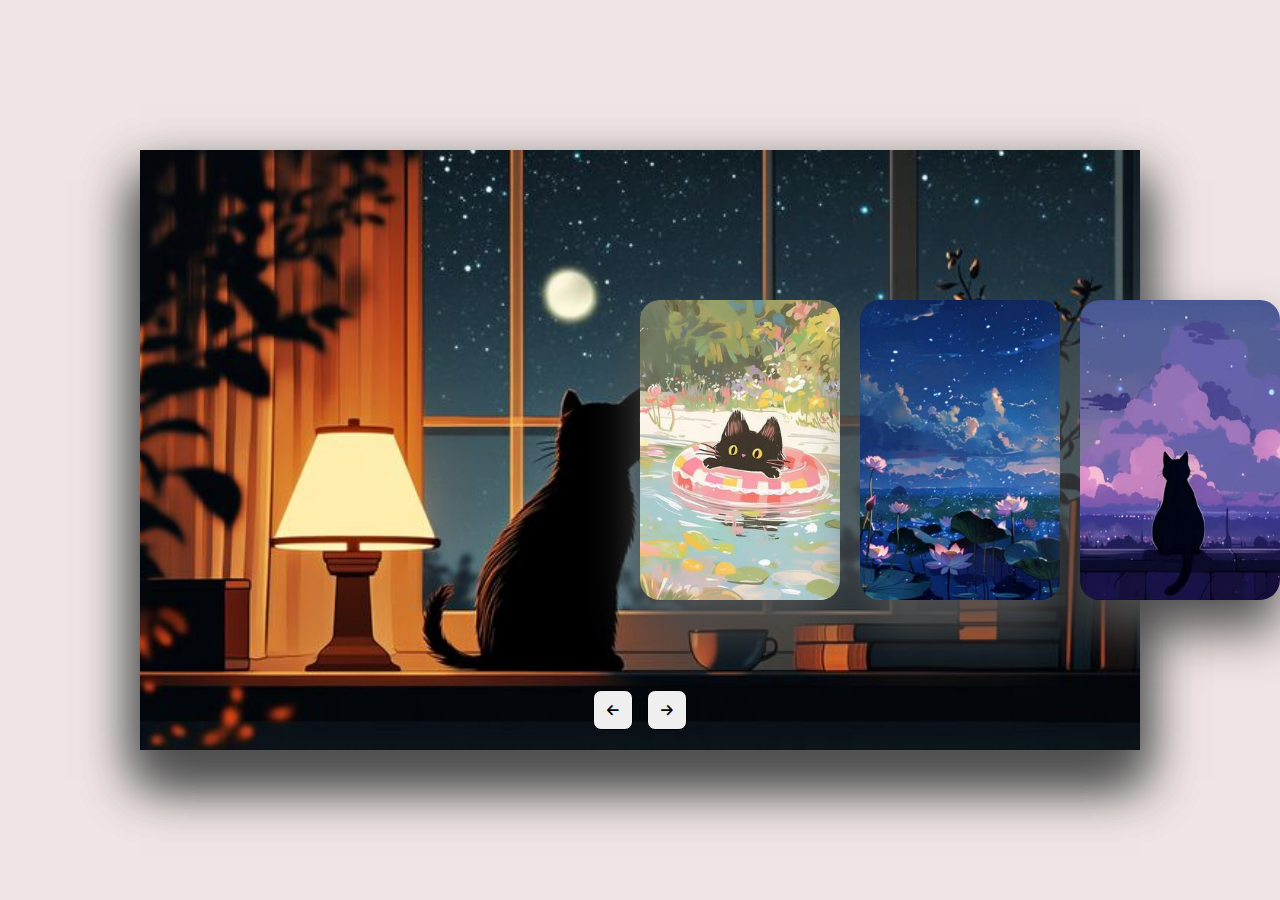
<file: img/index.html>
<!DOCTYPE html>
<html lang="en">
<head>
    <meta charset="UTF-8">
    <meta name="viewport" content="width=device-width, initial-scale=1.0">
    <title>Image Slider</title>
    <link rel="stylesheet" href="https://cdnjs.cloudflare.com/ajax/libs/font-awesome/6.7.2/css/all.min.css" integrity="sha512-Evv84Mr4kqVGRNSgIGL/F/aIDqQb7xQ2vcrdIwxfjThSH8CSR7PBEakCr51Ck+w+/U6swU2Im1vVX0SVk9ABhg==" crossorigin="anonymous" referrerpolicy="no-referrer" />
    <link rel="stylesheet" href="styles.css">
    <script src="script.js" defer></script>
</head>
<body>
    <div class="container">
        <div class="slide">
            <div class="item" style = "background-image: url(./img1.jpeg);">
                <div class="content">
                    <div class="name">A cat in a study table</div>
                    <div class="des">Lorem ipsum dolor sit amet consectetur adipisicing elit. Vel, voluptates.</div>
                    <button>See More</button>
                </div>

            </div>
            <div class="item" style = "background-image: url(./img2.jpeg);">
                <div class="content">
                    <div class="name">A cat seeing the moon through window</div>
                    <div class="des">Lorem ipsum dolor sit amet consectetur adipisicing elit. Vel, voluptates.</div>
                    <button>See More</button>
                </div>

            </div>
            <div class="item" style = "background-image: url(./img3.jpeg);">
                <div class="content">
                    <div class="name">A cat swimming </div>
                    <div class="des">Lorem ipsum dolor sit amet consectetur adipisicing elit. Vel, voluptates.</div>
                    <button>See More</button>
                </div>

            </div>
            <div class="item" style = "background-image: url(./img4.jpeg);">
                <div class="content">
                    <div class="name">A lotus pond</div>
                    <div class="des">Lorem ipsum dolor sit amet consectetur adipisicing elit. Vel, voluptates.</div>
                    <button>See More</button>
                </div>

            </div>
            <div class="item" style = "background-image: url(./img6.jpeg);">
                <div class="content">
                    <div class="name">A cat admiring the clouds</div>
                    <div class="des">Lorem ipsum dolor sit amet consectetur adipisicing elit. Vel, voluptates.</div>
                    <button>See More</button>
                </div>

            </div>
        </div>
        <div class="button">
            <button class="prev"><i class="fa-solid fa-arrow-left"></i></button>
            <button class="next"><i class="fa-solid fa-arrow-right"></i></button>
        </div>
    </div>
</body>
</html>
</file>
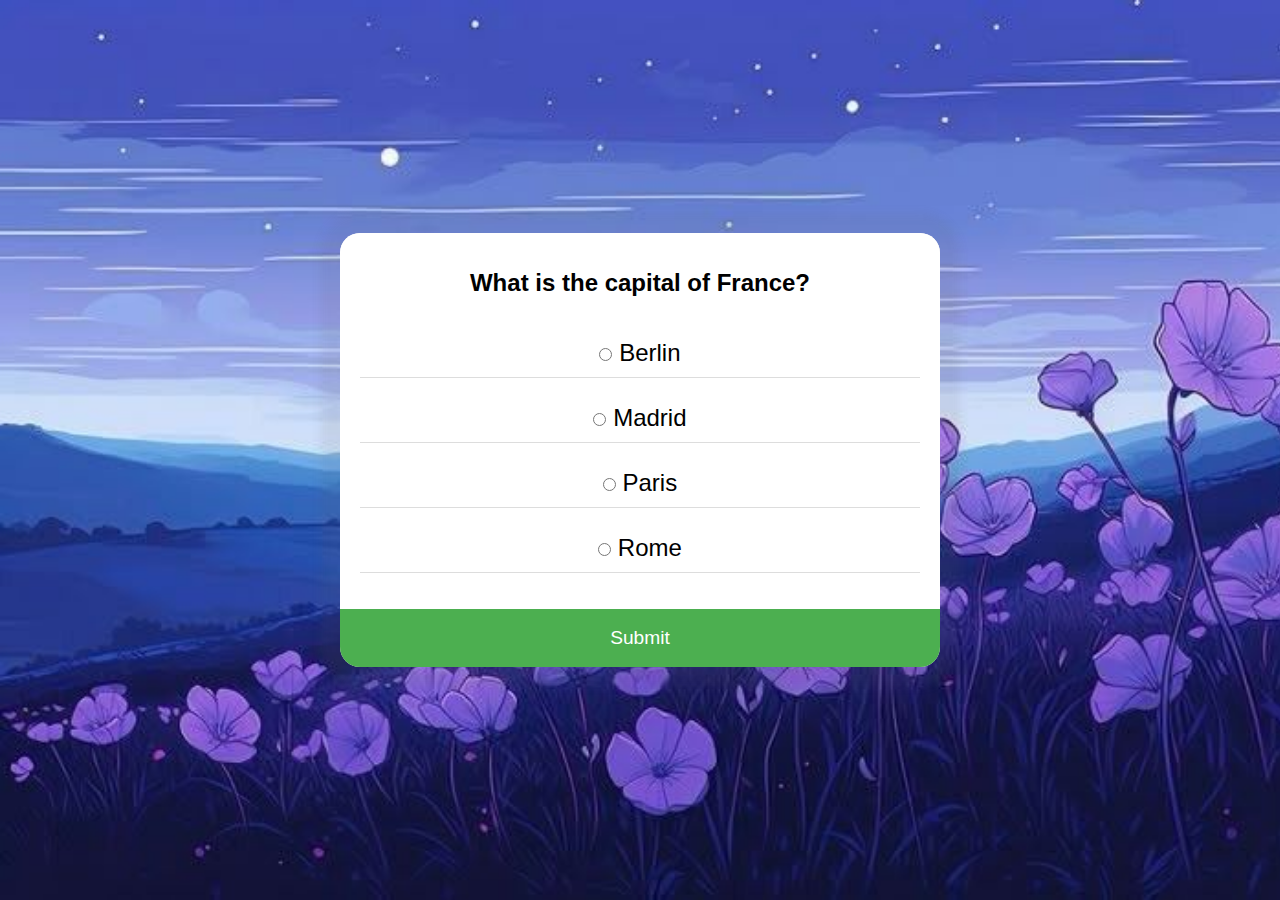
<file: quiz/index.html>
<!DOCTYPE html>
<html lang="en">
<head>
    <meta charset="UTF-8">
    <meta name="viewport" content="width=device-width, initial-scale=1.0">
    <link rel="stylesheet" href="styles.css">
    <title>Quiz Page</title>
</head>
<body>
   
    <div class="quiz-container" id="quiz">
        <div class="quiz-header">
            <h2 id="question">Question List</h2>
            <ul>
                <li>
                    <input type = "radio" name ="answer" id = "a" class="answer">
                    <label for = "a" id="a_text">Answer</label>
                </li>

                 <li>
                    <input type = "radio" name ="answer" id = "b"  class="answer">
                    <label for = "b" id="b_text">Answer</label>
                </li>

                 <li>
                    <input type = "radio" name ="answer" id = "c" class="answer">
                    <label for = "c" id="c_text">Answer</label>
                </li>

                 <li>
                    <input type = "radio" name ="answer" id = "d" class="answer">
                    <label for = "d" id="d_text">Answer</label>
                </li>
            </ul>
        </div>

    <button id="submit">Submit</button>
     </div>  
      <script src="script.js"></script> 
</body>
</html>
</file>
<file: img/styles.css>
*{
    margin:0;
    padding:0;
    box-sizing :border-box;
}

body {
    background:#f0e4e4;
    overflow: hidden;
}
.container{
    position:absolute;
    top:50%;
    left:50%;
    transform:translate(-50%,-50%);
    width: 1000px;
    height:600px;
    background: #f5f5f5;
    box-shadow: 0 30px 50px #dbdbdb;
}
.container .slide .item{
    width:200px;
    height:300px;
    position:absolute;
    top:50%;
    transform: translate(0,-50%);
    border-radius: 20px;
    box-shadow: 0 30px 50px #505050;
    background-position: 50% 50%;
    background-size: cover;
    transition: 0.5s;;
    display: inline-block;

}
.slide .item:nth-child(1),
.slide .item:nth-child(2){
    top:0;
    left:0;
    transform:translate(0,0);
    border-radius: 0;
    width:100%;
    height:100%;
   
}               
.slide .item:nth-child(3){
 left:50%;
}
.slide .item:nth-child(4){
    left:calc(50% + 220px);
}
.slide .item:nth-child(5){
    left:calc(50% + 440px);
}
.slide .item:nth-child(n+6){
    left:calc(50% + 660px);
    opacity:0;
}
.item .content{
    position:absolute;
    top:50%;
    left:100px;
    width:300px;
    text-align: left;
    color:#eee;
    transform:translate(0,-50%);
    font-family: system-ui, -apple-system, BlinkMacSystemFont, 'Segoe UI', Roboto, Oxygen, Ubuntu, Cantarell, 'Open Sans', 'Helvetica Neue', sans-serif;
    display:none;
}

.slide .item:nth-child(2) .content{
    display:block;

}
.content .name{
    font-size:40px;
    font-weight: bold;
    text-transform:uppercase;
    opacity: 0;
    animation: animate 1s ease-in-out 1 forwards;
}


.content .des{
    margin-top: 10px;
    margin-bottom:20px;
       opacity: 0;
    animation: animate 1s ease-in-out 0.3s 1 forwards;

}

.content button{
    padding:10px 20px;
    border:none;
    cursor:pointer;
       opacity: 0;
    animation: animate 1s ease-in-out 0.6s 1 forwards;
}
@keyframes animate{
from{

        opacity:0;
        transform:translate(0,100px);
        filter:blur(33px);
    }
    to{
        opacity:1;
        transform:translate(0);
        filter:blur(0);
    }
}

.button{
    width:100%;
    text-align:center;
    position:absolute;
    bottom:20px;
}

.button button{
    width:40px;
    height:40px;
    border-radius: 8px;
    border:none;
    cursor:pointer;
    margin:0 5px;
    border:1px solid #000;
    transition:0.3s;
}
.button button:hover{
    background:#000;
    color:#fff;
}
</file>
<file: quiz/styles.css>
*{
    margin:0;
    padding:0;
    box-sizing:border-box;
}

body{

    background: url('backimg.jpg');
    font-family: 'Poppins', sans-serif;
    display:flex;
    background-size: cover;
    justify-content:center;
    align-items:center;
    height:100vh;
    overflow: hidden;

}

.quiz-container{
    width: 100%;
    display:flex;
    flex-direction: column;
    overflow:hidden;
    
    max-width: 600px;
    background-color: #f0f0f0;
    border-radius: 20px;
    box-shadow: 0 0 10px 20px rgba(100, 100, 100, 0.1);
    
}
.quiz-header{
    padding: 20px;
    text-align: center;
    background-color: #ffffff;
    color: #000000;
    border-radius: 10px 10px 0 0;
}
h2{
    padding:1rem;
    text-align:center;
    margin:0;
}
ul{
    list-style-type: none;
    padding: 0;
}
ul li{
    margin:1rem 0;
    padding: 10px;
    font-size: 1.5rem;
    border-bottom: 1px solid #ddd;
    transition: background-color 0.3s ease;
}
ul li label{
    cursor:pointer;

}
button{
    width: 100%;
    padding: 10px;
    background-color: #4CAF50;
    color: white;
    justify-content: center;
    border: none;
    padding :1.1rem;
    font-family: inherit;

    font-size: 1.2rem;
    display:block;
    cursor: pointer;
    
}
button:hover{
    background-color: #45a049;
}

button:focus{
    outline: none;
    background-color: rgb(57, 144, 26);
}
</file>
